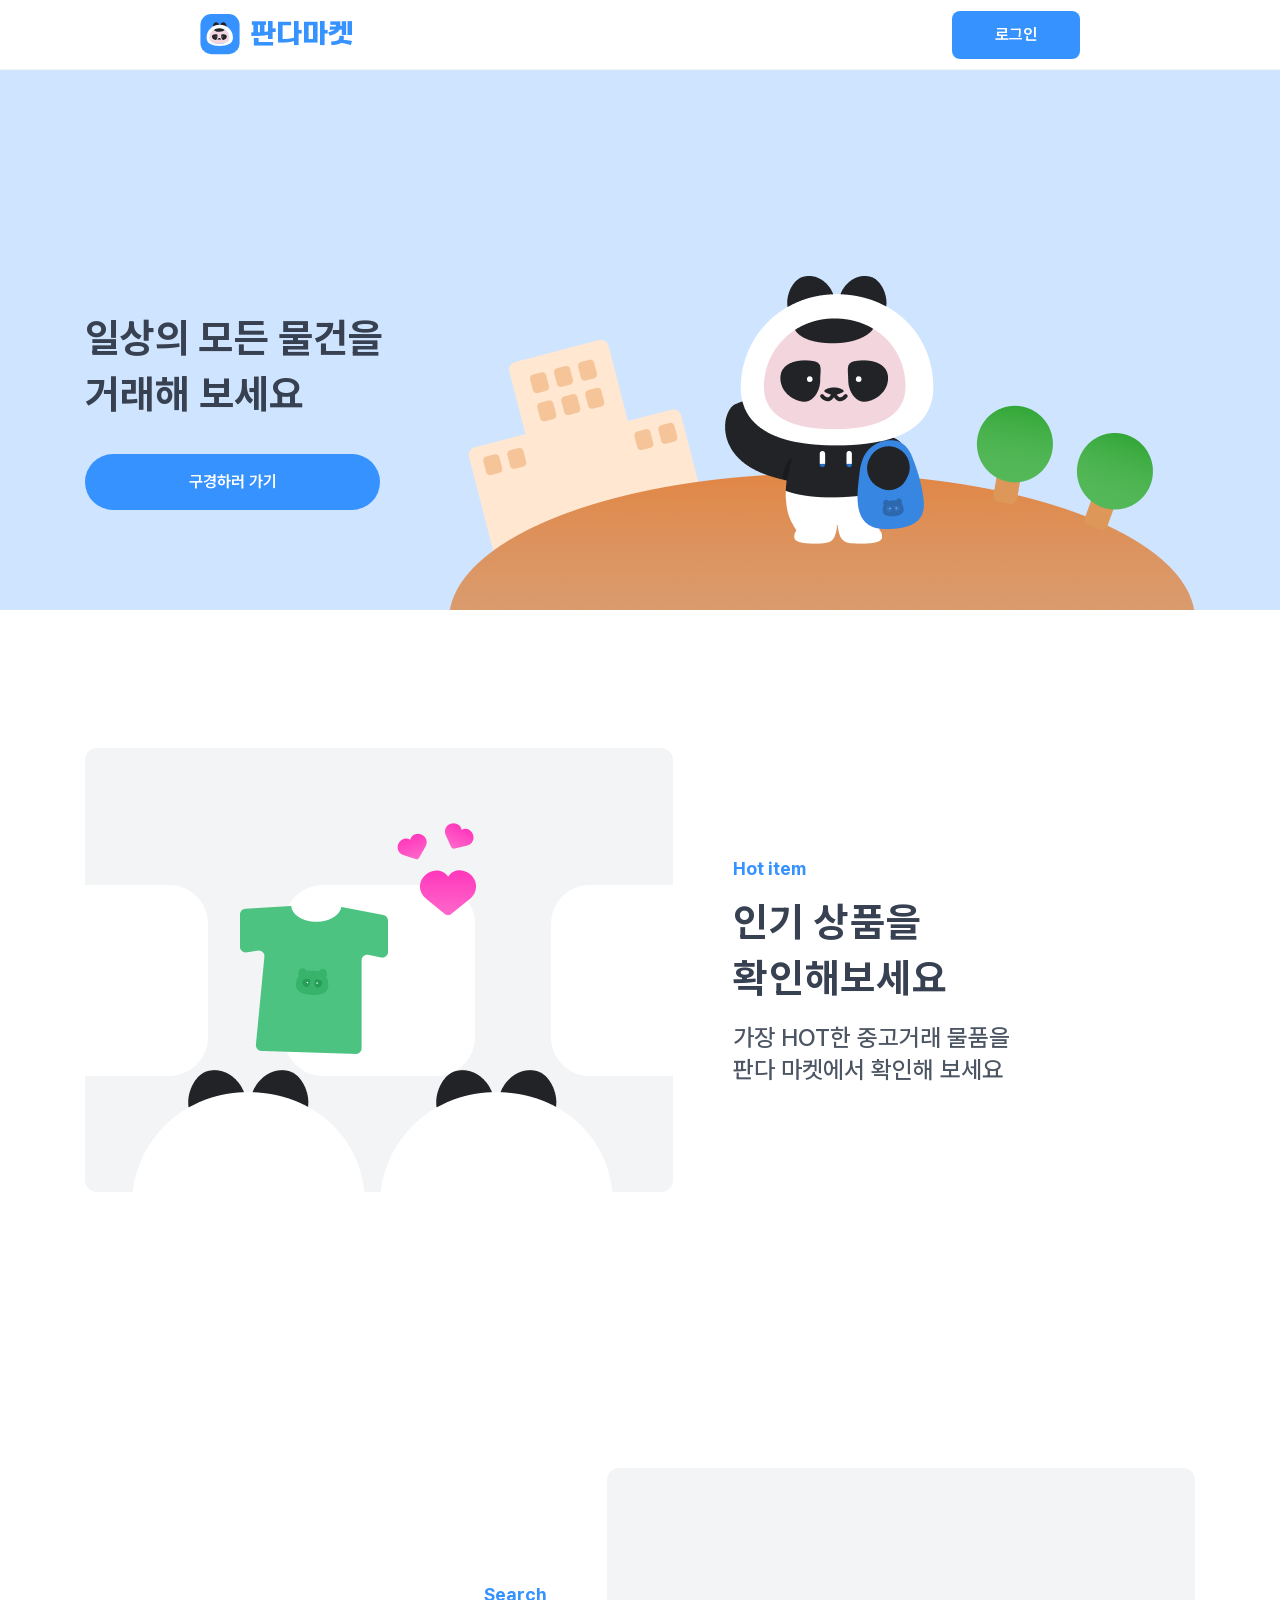
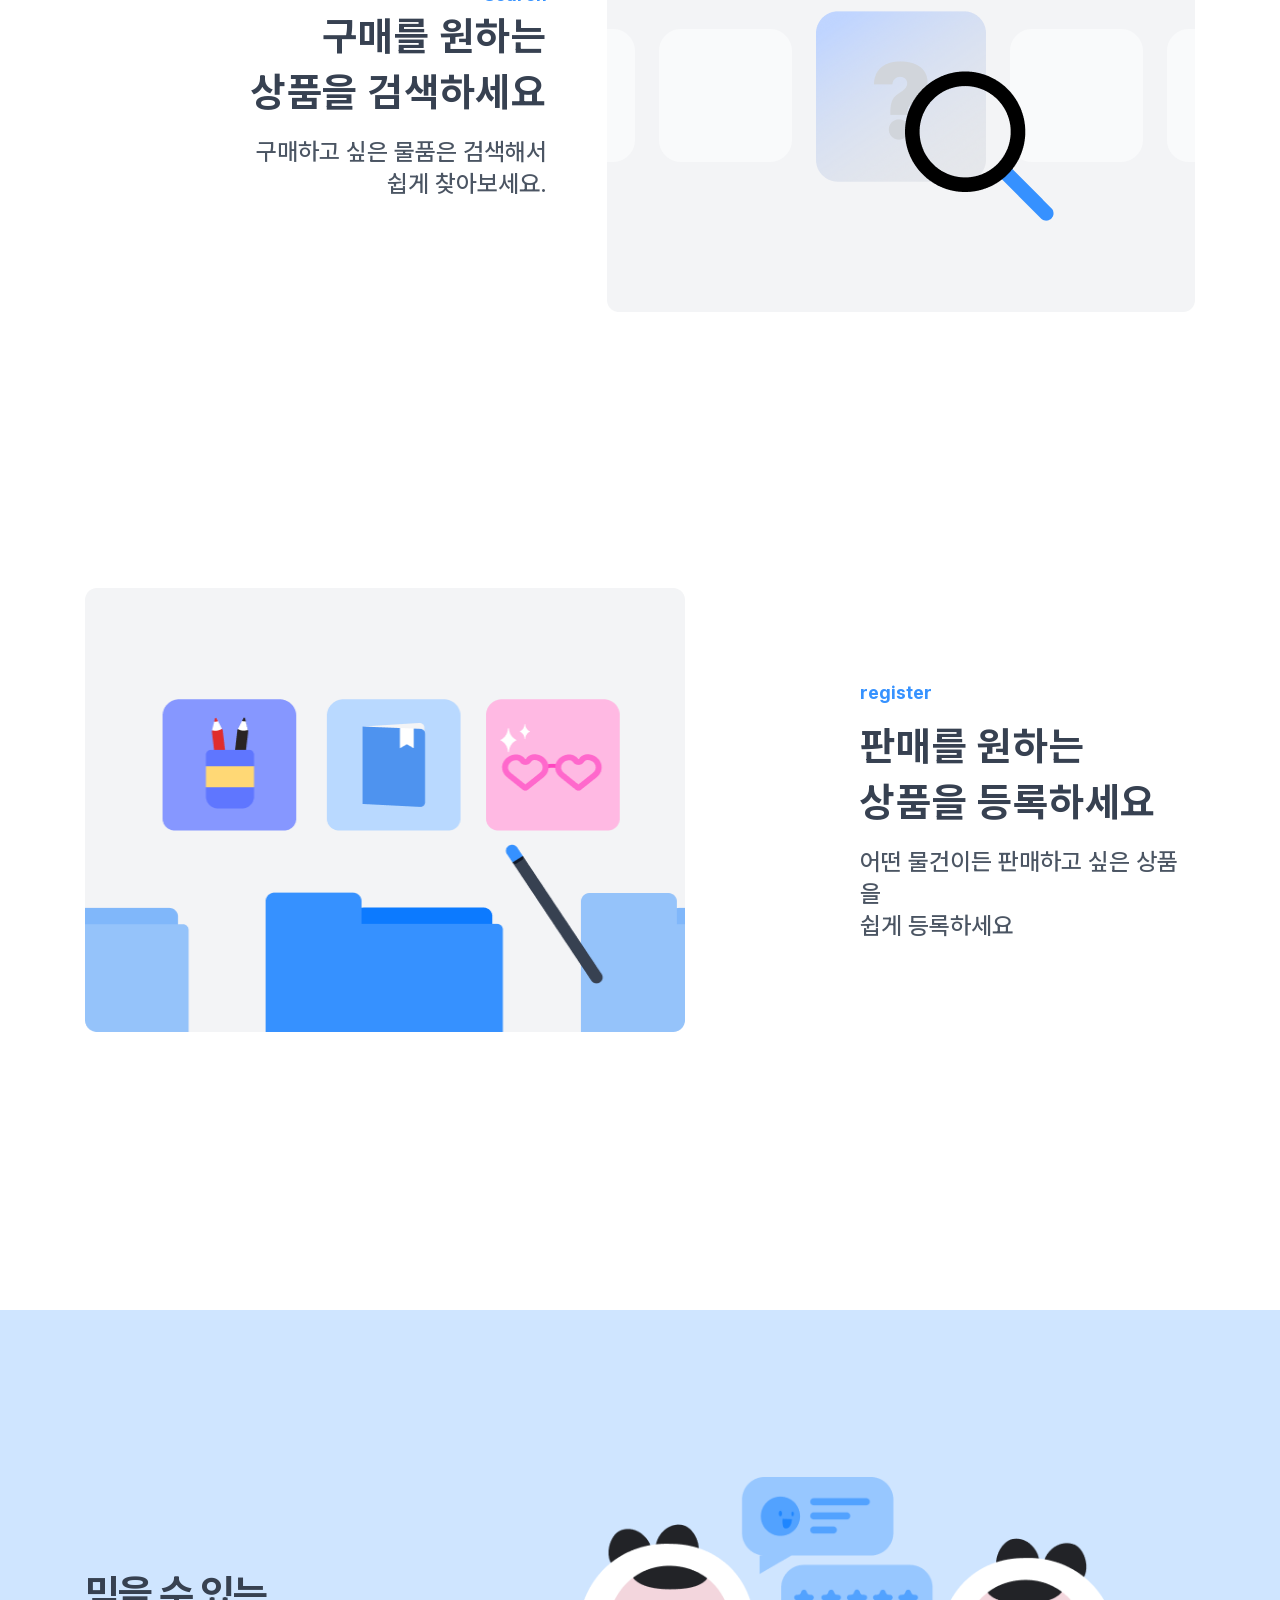
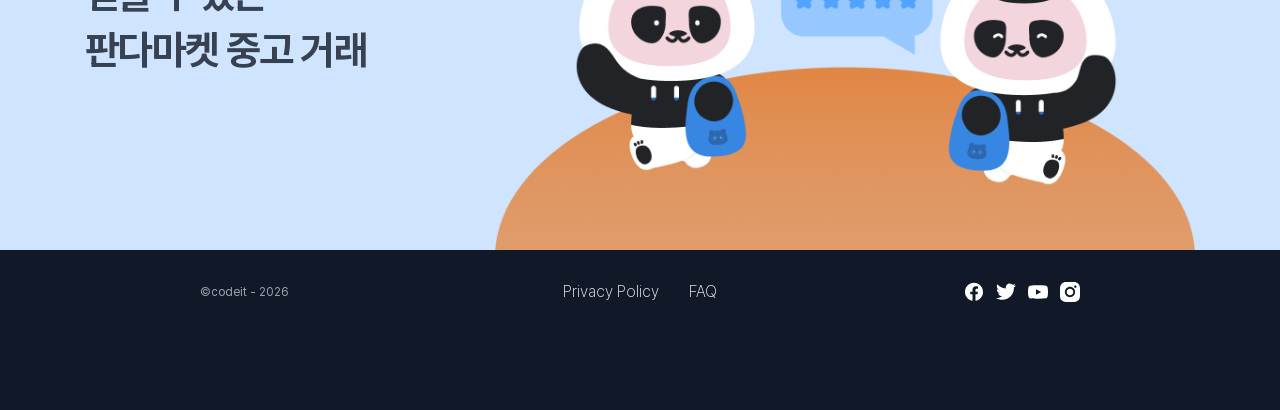
<file: index.html>
<!doctype html>
<html lang="ko">
  <head>
    <meta charset="UTF-8" />
    <!-- Google Analytics 4: Panda Market Mission 2 -->
    <script
      async
      src="https://www.googletagmanager.com/gtag/js?id=G-RGM1Y92DFH"
    ></script>
    <script>
      window.dataLayer = window.dataLayer || [];
      function gtag() {
        window.dataLayer.push(arguments);
      }
      gtag("js", new Date());
      gtag("config", "G-RGM1Y92DFH");
    </script>
    <meta name="viewport" content="width=device-width, initial-scale=1.0" />
    <meta property="og:type" content="website" />
    <meta property="og:title" content="판다마켓" />
    <meta
      property="og:description"
      content="일상의 모든 물건을 거래해 보세요"
    />
    <meta
      property="og:url"
      content="https://fs-17seyeonpandamissson2.netlify.app/"
    />
    <meta
      property="og:image"
      content="https://fs-17seyeonpandamissson2.netlify.app/images/hero-img.png"
    />
    <meta name="twitter:card" content="summary_large_image" />
    <meta name="twitter:title" content="판다마켓" />
    <meta
      name="twitter:description"
      content="일상의 모든 물건을 거래해 보세요"
    />
    <meta
      name="twitter:image"
      content="https://fs-17seyeonpandamissson2.netlify.app/images/hero-img.png"
    />
    <title>판다마켓</title>
    <link rel="stylesheet" href="./css/variables.css" />
    <link rel="stylesheet" href="./css/reset.css" />
    <link rel="stylesheet" href="./css/style.css" />
  </head>
  <body>
    <!-- 상단 고정 내비게이션: 로고는 메인으로, 로그인 버튼은 로그인 페이지로 이동합니다. -->
    <header class="navbar">
      <div class="nav-container">
        <a href="/" class="logo" aria-label="판다마켓 홈">
          <img src="images/panda-market-mark.svg" alt="" class="logo-icon" />
          <span class="logo-text">판다마켓</span>
        </a>

        <a href="./login.html" class="btn-primary">로그인</a>
      </div>
    </header>

    <main>
      <!-- 메인 소개 영역: 서비스 문구와 상품 둘러보기 버튼, 대표 이미지를 표시합니다. -->
      <section class="hero-section">
        <div class="hero-container">
          <div class="hero-text">
            <h1>
              <span>일상의 모든 물건을</span>
              <span>거래해 보세요</span>
            </h1>
            <a href="items.html" class="btn-primary btn-lg">구경하러 가기</a>
          </div>
          <div class="hero-image">
            <img src="images/hero-img.png" alt="판다마켓 메인 이미지" />
          </div>
        </div>
      </section>

      <!-- 주요 기능 1: 인기 상품 확인 기능을 소개합니다. -->
      <section class="feature-section">
        <div class="feature-container">
          <div class="feature-image">
            <img src="images/feature1.png" alt="인기 상품" />
          </div>
          <div class="feature-text">
            <span class="badge">Hot item</span>
            <h2><span>인기 상품을</span><span>확인해보세요</span></h2>
            <p>가장 HOT한 중고거래 물품을<br />판다 마켓에서 확인해 보세요</p>
          </div>
        </div>
      </section>

      <!-- 주요 기능 2: 원하는 상품 검색 기능을 소개합니다. 텍스트는 이미지 왼쪽에서 오른쪽 정렬합니다. -->
      <section class="feature-section reverse">
        <div class="feature-container">
          <div class="feature-image">
            <img src="images/feature2.png" alt="상품 검색" />
          </div>
          <div class="feature-text">
            <span class="badge">Search</span>
            <h2><span>구매를 원하는</span><span>상품을 검색하세요</span></h2>
            <p>구매하고 싶은 물품은 검색해서<br />쉽게 찾아보세요.</p>
          </div>
        </div>
      </section>

      <!-- 주요 기능 3: 상품 등록 및 판매 기능을 소개합니다. -->
      <section class="feature-section feature-register">
        <div class="feature-container">
          <div class="feature-image">
            <img src="images/feature3.png" alt="상품 등록 및 판매" />
          </div>
          <div class="feature-text">
            <span class="badge">register</span>
            <h2><span>판매를 원하는</span><span>상품을 등록하세요</span></h2>
            <p>어떤 물건이든 판매하고 싶은 상품을<br />쉽게 등록하세요</p>
          </div>
        </div>
      </section>

      <!-- 하단 배너: 믿을 수 있는 판다마켓 중고 거래를 강조합니다. -->
      <section class="bottom-banner">
        <div class="banner-container">
          <h2>믿을 수 있는<br />판다마켓 중고 거래</h2>
          <div class="banner-image">
            <img src="images/bottom-banner.png" alt="판다마켓 서비스" />
          </div>
        </div>
      </section>
    </main>

    <!-- 푸터: 저작권, 정책/FAQ 링크, SNS 링크를 표시합니다. -->
    <footer class="footer">
      <div class="footer-container">
        <p class="copyright">©codeit - 2026</p>
        <ul class="footer-links">
          <li><a href="./privacy.html">Privacy Policy</a></li>
          <li><a href="./faq.html">FAQ</a></li>
        </ul>
        <div class="social-links">
          <a
            href="https://www.facebook.com"
            target="_blank"
            rel="noopener noreferrer"
          >
            <img src="images/ic-facebook.svg" alt="Facebook" />
          </a>
          <a
            href="https://www.twitter.com"
            target="_blank"
            rel="noopener noreferrer"
          >
            <img src="images/ic-twitter.svg" alt="Twitter" />
          </a>
          <a
            href="https://www.youtube.com"
            target="_blank"
            rel="noopener noreferrer"
          >
            <img src="images/ic-youtube.svg" alt="YouTube" />
          </a>
          <a
            href="https://www.instagram.com"
            target="_blank"
            rel="noopener noreferrer"
          >
            <img src="images/ic-instagram.svg" alt="Instagram" />
          </a>
        </div>
      </div>
    </footer>
  </body>
</html>
</file>
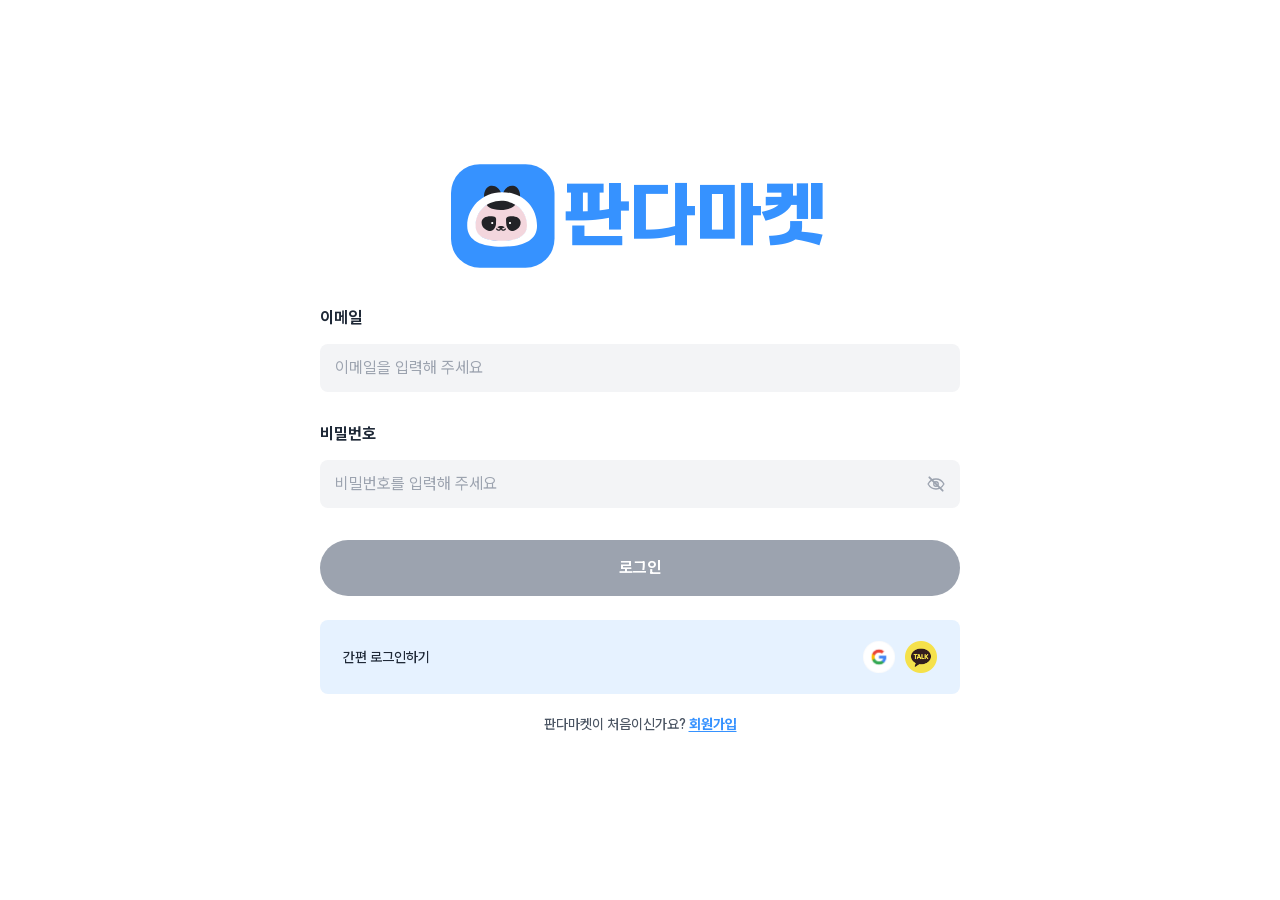
<file: login.html>
<!doctype html>
<html lang="ko">
  <head>
    <meta charset="UTF-8" />
    <!-- Google Analytics 4: Panda Market Mission 2 -->
    <script async src="https://www.googletagmanager.com/gtag/js?id=G-RGM1Y92DFH"></script>
    <script>
      window.dataLayer = window.dataLayer || [];
      function gtag() { window.dataLayer.push(arguments); }
      gtag('js', new Date());
      gtag('config', 'G-RGM1Y92DFH');
    </script>
    <meta name="viewport" content="width=device-width, initial-scale=1.0" />
    <title>로그인 | 판다마켓</title>
    <link rel="stylesheet" href="./css/variables.css" />
    <link rel="stylesheet" href="./css/reset.css" />
    <link rel="stylesheet" href="./css/auth.css" />
    <script src="./js/auth.js" defer></script>
  </head>
  <body class="auth-page">
    <main class="auth-card" aria-labelledby="login-title">
      <a class="auth-logo" href="index.html" aria-label="판다마켓 홈">
        <img src="./images/panda-face.svg" alt="" />
        <span>판다마켓</span>
      </a>
      <h1 class="visually-hidden" id="login-title">로그인</h1>

      <form class="auth-form" data-auth-form="login" novalidate>
        <div class="field" data-field="email">
          <label for="login-email">이메일</label>
          <input id="login-email" name="email" type="email" placeholder="이메일을 입력해 주세요" autocomplete="email" />
          <p class="field-error" aria-live="polite"></p>
        </div>
        <div class="field" data-field="password">
          <label for="login-password">비밀번호</label>
          <div class="password-field">
            <input id="login-password" name="password" type="password" placeholder="비밀번호를 입력해 주세요" autocomplete="current-password" />
            <button class="password-toggle" type="button" aria-label="비밀번호 표시" aria-pressed="false">
              <svg viewBox="0 0 24 24" aria-hidden="true"><path d="M2.5 12s3.4-6 9.5-6 9.5 6 9.5 6-3.4 6-9.5 6-9.5-6-9.5-6Z"/><circle cx="12" cy="12" r="2.7"/><path class="eye-slash" d="M4 4 20 20"/></svg>
            </button>
          </div>
          <p class="field-error" aria-live="polite"></p>
        </div>
        <button class="submit-button" type="submit" disabled>로그인</button>
      </form>

      <section class="social-login" aria-label="간편 로그인">
        <div class="social-login-inner">
          <span>간편 로그인하기</span>
          <div class="social-buttons" aria-label="간편 로그인 제공자">
            <a class="social-button" href="https://www.google.com/" aria-label="Google"><img src="./images/google-login.png" alt="" /></a>
            <a class="social-button" href="https://www.kakaocorp.com/page/" aria-label="카카오"><img src="./images/kakao-login.png" alt="" /></a>
          </div>
        </div>
      </section>

      <p class="auth-switch">판다마켓이 처음이신가요? <a href="signup.html">회원가입</a></p>
    </main>
  </body>
</html>
</file>
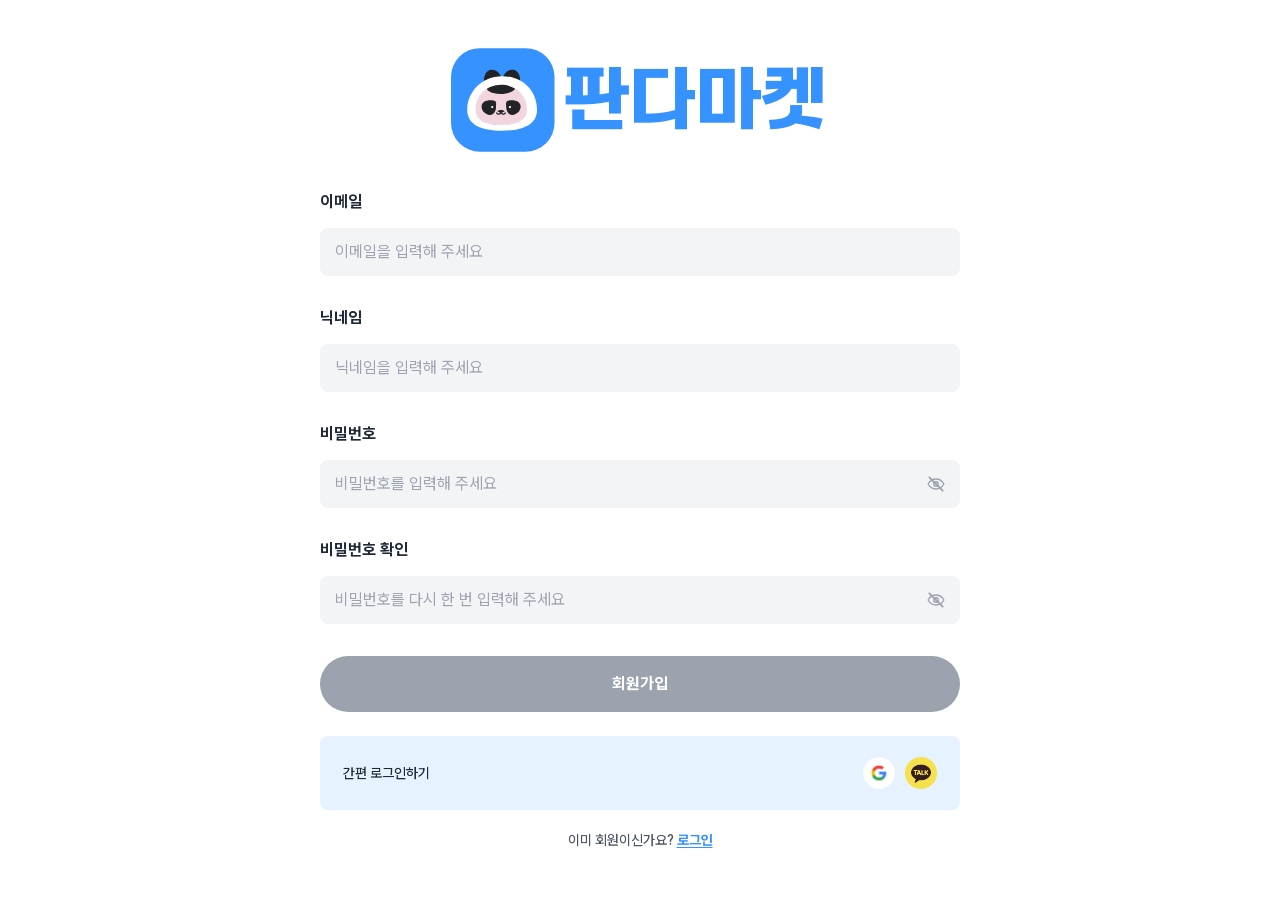
<file: signup.html>
<!doctype html>
<html lang="ko">
  <head>
    <meta charset="UTF-8" />
    <!-- Google Analytics 4: Panda Market Mission 2 -->
    <script async src="https://www.googletagmanager.com/gtag/js?id=G-RGM1Y92DFH"></script>
    <script>
      window.dataLayer = window.dataLayer || [];
      function gtag() { window.dataLayer.push(arguments); }
      gtag('js', new Date());
      gtag('config', 'G-RGM1Y92DFH');
    </script>
    <meta name="viewport" content="width=device-width, initial-scale=1.0" />
    <title>회원가입 | 판다마켓</title>
    <link rel="stylesheet" href="./css/variables.css" />
    <link rel="stylesheet" href="./css/reset.css" />
    <link rel="stylesheet" href="./css/auth.css" />
    <script src="./js/auth.js" defer></script>
  </head>
  <body class="auth-page signup-page">
    <main class="auth-card" aria-labelledby="signup-title">
      <a class="auth-logo" href="index.html" aria-label="판다마켓 홈">
        <img src="./images/panda-face.svg" alt="" />
        <span>판다마켓</span>
      </a>
      <h1 class="visually-hidden" id="signup-title">회원가입</h1>

      <form class="auth-form" data-auth-form="signup" novalidate>
        <div class="field" data-field="email">
          <label for="signup-email">이메일</label>
          <input
            id="signup-email"
            name="email"
            type="email"
            placeholder="이메일을 입력해 주세요"
            autocomplete="email"
          />
          <p class="field-error" aria-live="polite"></p>
        </div>
        <div class="field" data-field="nickname">
          <label for="signup-nickname">닉네임</label>
          <input
            id="signup-nickname"
            name="nickname"
            type="text"
            placeholder="닉네임을 입력해 주세요"
            autocomplete="nickname"
          />
          <p class="field-error" aria-live="polite"></p>
        </div>
        <div class="field" data-field="password">
          <label for="signup-password">비밀번호</label>
          <div class="password-field">
            <input
              id="signup-password"
              name="password"
              type="password"
              placeholder="비밀번호를 입력해 주세요"
              autocomplete="new-password"
            />
            <button
              class="password-toggle"
              type="button"
              aria-label="비밀번호 표시"
              aria-pressed="false"
            >
              <svg viewBox="0 0 24 24" aria-hidden="true">
                <path
                  d="M2.5 12s3.4-6 9.5-6 9.5 6 9.5 6-3.4 6-9.5 6-9.5-6-9.5-6Z"
                />
                <circle cx="12" cy="12" r="2.7" />
                <path class="eye-slash" d="M4 4 20 20" />
              </svg>
            </button>
          </div>
          <p class="field-error" aria-live="polite"></p>
        </div>
        <div class="field" data-field="passwordConfirm">
          <label for="signup-password-confirm">비밀번호 확인</label>
          <div class="password-field">
            <input
              id="signup-password-confirm"
              name="passwordConfirm"
              type="password"
              placeholder="비밀번호를 다시 한 번 입력해 주세요"
              autocomplete="new-password"
            />
            <button
              class="password-toggle"
              type="button"
              aria-label="비밀번호 표시"
              aria-pressed="false"
            >
              <svg viewBox="0 0 24 24" aria-hidden="true">
                <path
                  d="M2.5 12s3.4-6 9.5-6 9.5 6 9.5 6-3.4 6-9.5 6-9.5-6-9.5-6Z"
                />
                <circle cx="12" cy="12" r="2.7" />
                <path class="eye-slash" d="M4 4 20 20" />
              </svg>
            </button>
          </div>
          <p class="field-error" aria-live="polite"></p>
        </div>
        <button class="submit-button" type="submit" disabled>회원가입</button>
      </form>

      <section class="social-login" aria-label="간편 로그인">
        <div class="social-login-inner">
          <span>간편 로그인하기</span>
          <div class="social-buttons" aria-label="간편 로그인 제공자">
            <a class="social-button" href="https://www.google.com/" aria-label="Google">
              <img src="./images/google-login.png" alt="" />
            </a>
            <a class="social-button" href="https://www.kakaocorp.com/page/" aria-label="카카오">
              <img src="./images/kakao-login.png" alt="" />
            </a>
          </div>
        </div>
      </section>

      <p class="auth-switch">
        이미 회원이신가요? <a href="login.html">로그인</a>
      </p>
    </main>
  </body>
</html>
</file>
<file: css/variables.css>
/* 프로젝트 전반에서 공유하는 색상, 레이아웃, 폰트 변수입니다. */
/* Pretendard Variable: 기본 프로젝트용 가변 폰트 */
@font-face {
  font-family: "Pretendard";
  src: url("../fonts/pretendard-variable.woff2") format("woff2");
  font-weight: 100 900;
  font-style: normal;
  font-display: swap;
}
@font-face {
  font-family: "ROKAF Sans Bold";
  src: url("../fonts/rokaf-sans-bold.ttf") format("truetype");
  font-weight: 700;
  font-style: normal;
  font-display: swap;
}
@font-face {
  font-family: "ROKAF Sans Medium";
  src: url("../fonts/rokaf-sans-medium.ttf") format("truetype");
  font-weight: 500;
  font-style: normal;
  font-display: swap;
}
@font-face {
  font-family: "ROKAF Slab Serif Bold";
  src: url("../fonts/rokaf-slab-serif-bold.ttf") format("truetype");
  font-weight: 700;
  font-style: normal;
  font-display: swap;
}
@font-face {
  font-family: "ROKAF Slab Serif Medium";
  src: url("../fonts/rokaf-slab-serif-medium.ttf") format("truetype");
  font-weight: 500;
  font-style: normal;
  font-display: swap;
}
@font-face {
  font-family: "Pretendard-Thin.otf";
  src: url("../fonts/Pretendard-Thin.otf") format("opentype");
  font-weight: 100;
  font-style: normal;
  font-display: swap;
}

@font-face {
  font-family: "Pretendard-ExtraLight.otf";
  src: url("../fonts/Pretendard-ExtraLight.otf") format("opentype");
  font-weight: 200;
  font-style: normal;
  font-display: swap;
}

@font-face {
  font-family: "Pretendard-Light.otf";
  src: url("../fonts/Pretendard-Light.otf") format("opentype");
  font-weight: 300;
  font-style: normal;
  font-display: swap;
}

@font-face {
  font-family: "Pretendard-Regular.otf";
  src: url("../fonts/Pretendard-Regular.otf") format("opentype");
  font-weight: 400;
  font-style: normal;
  font-display: swap;
}

@font-face {
  font-family: "Pretendard-Medium.otf";
  src: url("../fonts/Pretendard-Medium.otf") format("opentype");
  font-weight: 500;
  font-style: normal;
  font-display: swap;
}

@font-face {
  font-family: "Pretendard-SemiBold.otf";
  src: url("../fonts/Pretendard-SemiBold.otf") format("opentype");
  font-weight: 600;
  font-style: normal;
  font-display: swap;
}

@font-face {
  font-family: "Pretendard-Bold.otf";
  src: url("../fonts/Pretendard-Bold.otf") format("opentype");
  font-weight: 700;
  font-style: normal;
  font-display: swap;
}

@font-face {
  font-family: "Pretendard-ExtraBold.otf";
  src: url("../fonts/Pretendard-ExtraBold.otf") format("opentype");
  font-weight: 800;
  font-style: normal;
  font-display: swap;
}

@font-face {
  font-family: "Pretendard-Black.otf";
  src: url("../fonts/Pretendard-Black.otf") format("opentype");
  font-weight: 900;
  font-style: normal;
  font-display: swap;
}

@font-face {
  font-family: "Pretendard-Thin.ttf";
  src: url("../fonts/Pretendard-Thin.ttf") format("truetype");
  font-weight: 100;
  font-style: normal;
  font-display: swap;
}

@font-face {
  font-family: "Pretendard-ExtraLight.ttf";
  src: url("../fonts/Pretendard-ExtraLight.ttf") format("truetype");
  font-weight: 200;
  font-style: normal;
  font-display: swap;
}

@font-face {
  font-family: "Pretendard-Light.ttf";
  src: url("../fonts/Pretendard-Light.ttf") format("truetype");
  font-weight: 300;
  font-style: normal;
  font-display: swap;
}

@font-face {
  font-family: "Pretendard-Regular.ttf";
  src: url("../fonts/Pretendard-Regular.ttf") format("truetype");
  font-weight: 400;
  font-style: normal;
  font-display: swap;
}

@font-face {
  font-family: "Pretendard-Medium.ttf";
  src: url("../fonts/Pretendard-Medium.ttf") format("truetype");
  font-weight: 500;
  font-style: normal;
  font-display: swap;
}

@font-face {
  font-family: "Pretendard-SemiBold.ttf";
  src: url("../fonts/Pretendard-SemiBold.ttf") format("truetype");
  font-weight: 600;
  font-style: normal;
  font-display: swap;
}

@font-face {
  font-family: "Pretendard-Bold.ttf";
  src: url("../fonts/Pretendard-Bold.ttf") format("truetype");
  font-weight: 700;
  font-style: normal;
  font-display: swap;
}

@font-face {
  font-family: "Pretendard-ExtraBold.ttf";
  src: url("../fonts/Pretendard-ExtraBold.ttf") format("truetype");
  font-weight: 800;
  font-style: normal;
  font-display: swap;
}

@font-face {
  font-family: "Pretendard-Black.ttf";
  src: url("../fonts/Pretendard-Black.ttf") format("truetype");
  font-weight: 900;
  font-style: normal;
  font-display: swap;
}

@font-face {
  font-family: "pretendard-variable.woff2";
  src: url("../fonts/pretendard-variable.woff2") format("woff2");
  font-weight: 100 900;
  font-style: normal;
  font-display: swap;
}

@font-face {
  font-family: "PretendardVariable.ttf";
  src: url("../fonts/PretendardVariable.ttf") format("truetype");
  font-weight: 100 900;
  font-style: normal;
  font-display: swap;
}

:root {
  --color-primary: #3692ff;
  --color-primary-hover: #2677d9;
  --color-primary-soft: #e6f2ff;
  --color-text: #1f2937;
  --color-text-secondary: #374151;
  --color-text-muted: #4b5563;
  --color-text-subtle: #9ca3af;
  --color-border: #f2f4f7;
  --color-surface: #f3f4f6;
  --color-white: #fff;
  --color-hero: #cfe5ff;
  --color-footer: #111827;
  --color-footer-text: #e5e7eb;
  --color-error: #f04452;
  --color-primary-rgb: 54 146 255;
  --page-max: 95rem;
  --page-gutter: 12.5rem;
  --font-body:
    "Pretendard", -apple-system, BlinkMacSystemFont, "Segoe UI", Roboto,
    sans-serif;
  --font-brand: "ROKAF Sans Bold", sans-serif;
}
</file>
<file: css/style.css>
body {
  color: var(--color-text);
  background: var(--color-white);
  font-family: var(--font-body);
  line-height: 1.5;
}

/* 제목 태그의 가로 폭을 내용에 맞춰 불필요한 빈 공간을 없앱니다. */
h1,
h2,
h3,
h4,
h5,
h6 {
  width: fit-content;
  max-width: 100%;
  font-size: 2.5rem; /* 40px / 16 */
}

p {
  height: 4rem; /* 64px / 16 */
  font-size: 1.5rem; /* 24px / 16 */
}

/* 스크롤 중에도 화면 위에 남는 전역 내비게이션입니다. */
.navbar {
  position: sticky;
  top: 0;
  z-index: 10;
  height: 4.375rem;
  background: var(--color-white);
  border-bottom: 0.0625rem solid var(--color-border);
}
/* 내비게이션 내용을 최대 너비로 가운데 정렬하고 양끝에 배치합니다. */
.nav-container {
  width: min(calc(100% - (var(--page-gutter) * 2)), var(--page-max));
  height: 100%;
  margin-inline: auto;
  display: flex;
  align-items: center;
  justify-content: space-between;
}
.logo {
  display: inline-flex;
  align-items: center;
  gap: 0.625rem; /* GNB 시안 기준 10px */
  color: inherit;
  text-decoration: none;
  cursor: pointer;
}
.logo-icon {
  width: 2.5rem;
  height: 2.50875rem; /* 40.14px / 16 */
  min-width: 2.5rem;
  min-height: 2.50875rem;
  flex-shrink: 0;
}
.logo-text {
  height: 2.1875rem; /* 35px: 아이콘과 위아래 약 2.5px 여백 */
  align-self: center;
  /* 정렬 및 줄바꿈 방지 */
  display: inline-flex;
  align-items: center;
  vertical-align: middle;
  white-space: nowrap;

  /* 폰트 관련 */
  font-family: var(--font-brand);
  font-weight: 700;
  font-style: normal;
  font-size: 1.602rem; /* 약 25.63px / 16 */
  line-height: 100%;
  letter-spacing: 0;
  color: var(--color-primary);
  opacity: 1;
  cursor: pointer;
}
/* 파란색 공통 버튼 스타일입니다. */
.btn-primary {
  min-width: 8rem;
  min-height: 3rem;
  padding: 0.75rem 1.5rem;
  border: 0;
  border-radius: 0.5rem;
  display: inline-flex;
  align-items: center;
  justify-content: center;
  color: var(--color-white);
  background: var(--color-primary);
  font-size: 1rem; /* 16px / 16 */
  font-weight: 600;
  text-decoration: none;
  cursor: pointer;
  transition: background-color 160ms ease;
}
.btn-primary:hover {
  background: var(--color-primary-hover);
}
.btn-lg {
  width: 100%;
  min-width: 0;
  border-radius: 50rem;
}

/* 첫 화면 히어로 영역: 배경색은 전체 너비, 콘텐츠는 중앙 최대 너비입니다. */
.hero-section {
  min-height: 33.75rem;
  padding-top: 12.5rem;
  overflow: hidden;
  background: var(--color-hero);
}
/* 제목/버튼과 메인 이미지를 한 줄로 배치합니다. */
.hero-container {
  width: min(68.75rem, calc(100% - (var(--page-gutter) * 2)));
  min-height: 21.25rem; /* 340px */
  margin-inline: auto;
  display: flex;
  align-items: flex-end;
  gap: 0.4375rem;
}
.hero-text {
  position: relative;
  z-index: 1;
  flex: 0 0 21.6875rem;
  width: 21.6875rem;
  height: 16.25rem;
  padding-bottom: 3.75rem;
  display: flex;
  flex-direction: column;
  gap: 2rem;
}
.hero-text h1 {
  height: 7rem; /* 112px / 16, 브라우저 기본 글꼴 크기에 비례 */
  margin: 0;
  color: var(--color-text-secondary);
  font-weight: 700;
  line-height: 1.35;
  letter-spacing: -0.04em;
}
.hero-image {
  flex: 0 1 46.625rem;
  min-width: 0;
  align-self: flex-end;
}
.hero-image img {
  width: 100%;
  height: auto;
  min-width: 46.625rem;
  min-height: 21.25rem;
}

/* 기능 소개 섹션의 위아래 여백입니다. */
.feature-section {
  height: 45rem; /* 각 중간 섹션 720px */
  padding: 0;
  display: flex;
  align-items: center;
}
.feature-container {
  width: min(calc(100% - (var(--page-gutter) * 2)), 61.75rem);
  height: 27.75rem; /* 988×444px 그룹 높이 */
  min-height: 27.75rem;
  margin-inline: auto;
  display: flex;
  align-items: center;
  justify-content: space-between;
  gap: 3.75rem;
}
/* 두 번째 기능 소개는 이미지와 텍스트의 좌우 순서를 바꿉니다. */
.feature-section.reverse .feature-container {
  flex-direction: row-reverse;
}
.feature-section.reverse .feature-text {
  text-align: right;
}
.feature-section.reverse .feature-text h2 {
  margin-right: 0;
  margin-left: auto;
}
.feature-section.reverse .badge {
  margin-bottom: 0;
}
.feature-image {
  flex: 0 1 37.5rem;
  min-width: 0;
}
.feature-image img {
  width: 100%;
  height: auto;
  min-width: 36.75rem; /* 원본 이미지 588px */
  min-height: 27.75rem; /* 원본 이미지 444px */
}
.feature-text {
  height: 14.875rem; /* 238px / 16 */
  flex: 0 0 18.75rem;
}
.feature-register .feature-text {
  width: 20.9375rem; /* 335px / 16 */
  flex: 0 0 20.9375rem;
}
.feature-register .feature-text p {
  font-size: 1.5rem; /* 24px / 16 */
  white-space: nowrap;
}
.badge {
  display: inline-block;
  margin-bottom: 0.75rem;
  color: var(--color-primary);
  font-size: 1.125rem; /* 18px / 16 */
  font-weight: 700;
}
.feature-text h2 {
  height: 7rem; /* 112px / 16 */
  margin: 0 0 1rem;
  color: var(--color-text-secondary);
  font-weight: 700;
  line-height: 1.35;
  letter-spacing: -0.04em;
}
.feature-text p {
  color: var(--color-text-muted);
  font-size: 1.5rem; /* 24px / 16 */
  line-height: 1.5;
}

/* 페이지 하단의 하늘색 강조 배너입니다. */
.bottom-banner {
  min-height: 0;
  margin-top: 13.6875rem;
  padding-bottom: 0;
  padding-top: 8.9375rem;
  overflow: hidden;
  background: var(--color-hero);
}
/* 배너 문구와 이미지를 고정된 최대 너비 안에서 정렬합니다. */
.banner-container {
  width: min(68.75rem, calc(100% - (var(--page-gutter) * 2)));
  min-height: 21.25rem; /* 340px 그룹 높이 */
  margin-inline: auto;
  display: flex;
  align-items: flex-end;
  gap: 0;
}
.banner-container h2 {
  position: relative;
  z-index: 1;
  flex: 0 0 auto;
  height: 7rem; /* 112px / 16 */
  margin: 0;
  padding-bottom: 3.75rem;
  color: var(--color-text-secondary);
  font-weight: 700;
  line-height: 1.4;
  letter-spacing: -0.04em;
}
.banner-image {
  flex: 0 1 46.625rem;
  min-width: 0;
  height: 100%;
}
.banner-image img {
  width: 100%;
  height: 100%;
  min-width: 46.625rem;
  min-height: 24.8125rem;
  object-fit: contain;
  object-position: bottom;
}

/* 어두운 바탕의 페이지 푸터입니다. */
.footer {
  height: 4.25rem;
  padding: 0;
  color: var(--color-text-subtle);
  background: var(--color-footer);
  font-family: "Pretendard";
}
/* 푸터를 왼쪽 저작권, 가운데 링크, 오른쪽 SNS의 한 줄 3열로 배치합니다. */
.footer-container {
  width: min(calc(100% - (var(--page-gutter) * 2)), var(--page-max));
  height: 100%;
  min-height: 0;
  margin-inline: auto;
  display: grid;
  grid-template-columns: minmax(max-content, 1fr) auto minmax(max-content, 1fr);
  align-items: center;
  column-gap: 0.625rem;
  font-size: 1rem;
  font-weight: 400;
  line-height: 1;
  text-align: center;
}
.copyright {
  width: 7rem; /* 112px / 16 */
  height: 1.25rem; /* 20px / 16 */
  font-size: 0.75rem; /* 12px / 16: Text-xs */
  line-height: 1.25rem;
  font-weight: 400;
  white-space: nowrap;
  text-align: left;
}
.footer-links {
  display: flex;
  flex-wrap: nowrap;
  align-items: center;
  justify-self: center;
  gap: 1.875rem;
  white-space: nowrap;
}
.footer-links a {
  width: 6.25rem; /* 100px */
  height: 1.1875rem; /* 19px */
  display: inline-flex;
  align-items: center;
  justify-content: center;
  font-family: "Pretendard-ExtraLight.ttf";
  font-size: 1rem; /* 16px */
  font-style: normal;
  font-weight: 400;
  line-height: 1.625rem;
  letter-spacing: 0;
  color: var(--color-footer-text); /* #E5E7EB */
  text-align: center;
}
.footer-links a:hover {
  color: var(--color-white);
}
.social-links {
  display: flex;
  flex-wrap: nowrap;
  align-items: center;
  justify-self: end;
  gap: 0.75rem;
  white-space: nowrap;
}
.social-links a {
  display: block;
  transition: opacity 160ms ease;
}
.social-links a:hover {
  opacity: 0.7;
}
.social-links img {
  width: 1.25rem;
  height: 1.25rem;
}
/* 중간 화면에서 기능 영역의 간격과 텍스트 너비를 줄입니다. */
@media (max-width: 80rem) {
  .feature-container {
    gap: 2.5rem;
  }
  .feature-text {
    flex-basis: 17rem;
  }
  /* 중간 화면에서도 푸터 요소 사이의 간격을 유지합니다. */
  .footer-container {
    column-gap: 0.625rem;
  }
}

/* 더 좁은 PC 화면에서 기능 소개의 간격을 추가 조정합니다. */
@media (max-width: 64rem) {
  .feature-container {
    gap: 2rem;
  }
  .feature-text {
    flex-basis: 15rem;
  }
}

/* 좁아지는 화면에서도 랜딩 페이지의 문구와 이미지를 겹치지 않게 세로로 배치합니다. */
@media (max-width: 1199px) {
  .hero-section {
    min-height: 0;
    padding: 4rem 0;
  }

  .hero-container {
    width: min(calc(100% - 3rem), 68.75rem);
    min-height: 0;
    flex-direction: column;
    align-items: stretch;
    gap: 2rem;
  }

  .hero-text {
    width: 100%;
    height: auto;
    flex: 0 0 auto;
    padding-bottom: 0;
    gap: 1rem;
  }

  .hero-text h1 {
    height: auto;
  }

  .hero-text .btn-lg {
    width: max-content;
    min-width: 9rem;
  }

  .hero-image {
    width: 100%;
    flex: 0 0 auto;
  }

  .hero-image img {
    min-width: 0;
    min-height: 0;
  }
}

@media (max-width: 1199px) {
  .feature-section {
    height: auto;
    padding: 4rem 0;
  }

  .feature-container,
  .feature-section.reverse .feature-container {
    width: min(calc(100% - 3rem), 61.75rem);
    height: auto;
    min-height: 0;
    flex-direction: column;
    align-items: stretch;
    gap: 2rem;
  }

  .feature-section.reverse .feature-container {
    flex-direction: column-reverse;
  }

  .feature-image {
    width: 100%;
    flex: 0 0 auto;
  }

  .feature-image img {
    min-width: 0;
    min-height: 0;
  }

  .feature-text,
  .feature-register .feature-text {
    width: 100%;
    height: auto;
    flex: 0 0 auto;
  }

  .feature-text h2 {
    height: auto;
  }

  .feature-text p,
  .feature-register .feature-text p {
    height: auto;
    white-space: normal;
  }

  .bottom-banner {
    min-height: 0;
    padding: 4rem 0;
  }

  .banner-container {
    width: min(calc(100% - 3rem), 68.75rem);
    min-height: 0;
    flex-direction: column;
    align-items: stretch;
    gap: 2rem;
  }

  .banner-container h2 {
    height: auto;
    padding-bottom: 0;
  }

  .banner-image {
    width: 100%;
    height: auto;
    flex: 0 0 auto;
  }

  .banner-image img {
    width: 100%;
    height: auto;
    min-width: 0;
    min-height: 0;
  }
}
/* 세로 배치 구간에서 이미지가 컨테이너 전체 폭으로 커지지 않도록 최대 폭을 둡니다. */
@media (max-width: 1199px) {
  .hero-text {
    max-width: 21.6875rem;
    align-self: flex-start;
  }

  .hero-image {
    max-width: 46.625rem;
    align-self: center;
  }
}

@media (max-width: 1199px) {
  .feature-image {
    max-width: 36.75rem;
    align-self: center;
  }

  .feature-text {
    max-width: 18.75rem;
    align-self: flex-start;
  }

  .feature-register .feature-text {
    max-width: 20.9375rem;
  }

  .feature-section.reverse .feature-text {
    align-self: flex-end;
  }

  .banner-container h2 {
    max-width: 30rem;
    align-self: flex-start;
  }

  .banner-image {
    max-width: 46.625rem;
    align-self: center;
  }
}
/* 태블릿에서는 히어로 일러스트를 줄여 제목과 균형을 맞춥니다. */
@media (min-width: 744px) and (max-width: 1199px) {
  .hero-image {
    max-width: 32rem;
  }
}

/* Give the desktop hero title enough width to keep its explicit two-line copy. */
@media (min-width: 1200px) {
  .hero-container {
    width: min(1152px, calc(100% - 48px));
  }

  .hero-text {
    width: 405px;
  }

  .hero-text h1 {
    width: 405px;
    white-space: normal;
  }

  .hero-image {
    left: 405px;
  }
}

/* 모바일에서는 일러스트를 콘텐츠 폭에 맞춥니다. */
@media (max-width: 743px) {
  .hero-image {
    max-width: 100%;
  }
}
/* Tablet: 화면 가장자리 여백을 24px로 줄이고 각 이미지는 고정 폭을 사용합니다. */
@media (min-width: 744px) and (max-width: 1199px) {
  .nav-container,
  .footer-container {
    width: calc(100% - 3rem);
  }

  .hero-image {
    width: 32rem;
    max-width: 100%;
  }

  .feature-image {
    width: 36.75rem;
    max-width: 100%;
  }

  .banner-image {
    width: 32rem;
    max-width: 100%;
  }
}

/* Mobile: 헤더는 좌우 16px, 이미지는 좌우 32px 여백을 유지합니다. */
@media (min-width: 375px) and (max-width: 743px) {
  .nav-container {
    width: calc(100% - 2rem);
  }

  .hero-container,
  .feature-container,
  .feature-section.reverse .feature-container,
  .banner-container {
    width: calc(100% - 2rem);
  }

  .hero-image,
  .feature-image,
  .banner-image {
    width: calc(100vw - 4rem);
    max-width: none;
    align-self: center;
  }

  .hero-image img,
  .feature-image img,
  .banner-image img {
    width: 100%;
    height: auto;
  }

  .footer {
    height: auto;
    min-height: 7rem;
    padding: 1.5rem 0;
  }

  .footer-container {
    position: relative;
    width: min(calc(100% - 2rem), 21.4375rem);
    height: 3.9375rem;
    display: grid;
    grid-template-columns: minmax(0, 1fr) auto;
    grid-template-rows: auto auto;
    align-items: center;
    gap: 1.5rem;
    text-align: left;
  }

  .footer-links {
    grid-column: 1;
    grid-row: 1;
    justify-self: start;
    gap: 1.875rem;
  }

  .footer-links a {
    width: auto;
    height: auto;
    font-family: "Pretendard-ExtraLight.ttf";
    font-size: 1rem;
    font-style: normal;
    font-weight: 400;
    line-height: 1.625rem;
    letter-spacing: 0;
    color: var(--color-footer-text);
    text-align: center;
  }

  .footer-links li:nth-child(2) {
    position: absolute;
    top: 0;
    right: 11.5rem;
    left: 8.125rem;
  }

  .footer-links li:nth-child(2) a {
    width: 100%;
  }

  .social-links {
    grid-column: 2;
    grid-row: 1;
    justify-self: end;
    gap: 0.5rem;
  }

  .social-links img {
    width: 1rem;
    height: 1rem;
  }

  .copyright {
    grid-column: 1;
    grid-row: 2;
    width: auto;
    height: auto;
    font-size: 0.75rem;
    line-height: 1.25rem;
  }
}

/* PC(1200–1499px)에서는 히어로·배너와 기능 콘텐츠의 최대 폭을 각각 유지합니다. */
@media (min-width: 1200px) and (max-width: 1499px) {
  .hero-container,
  .banner-container {
    width: min(68.75rem, calc(100% - 6rem));
  }

  .feature-container,
  .feature-section.reverse .feature-container {
    width: min(61.75rem, calc(100% - 6rem));
  }
}
@media (min-width: 1200px) {
  .bottom-banner {
    margin-top: 8.75rem;
  }
}

/* Desktop hero: 1920px viewport에서 헤더 아래 540px 높이로 구성합니다. */
@media (min-width: 1200px) {
  .hero-section {
    height: 33.75rem;
    min-height: 33.75rem;
    padding: 0;
  }

  .hero-container {
    width: min(69.375rem, calc(100% - 3rem));
    position: relative;
    height: 100%;
    min-height: 0;
    margin-inline: auto;
    display: block;
  }

  .hero-text {
    position: absolute;
    top: 15rem;
    left: 0;
    width: 18.4375rem;
    height: auto;
    padding: 0;
    gap: 1.5rem;
  }

  .hero-text h1 {
    width: 18.4375rem;
    height: 7rem;
    font-size: 2rem;
    line-height: 1.4;
  }

  .hero-image {
    position: absolute;
    left: 22.75rem;
    bottom: 0;
    flex: none;
    width: 46.625rem;
    min-width: 0;
    height: auto;
  }

  .hero-image img {
    width: 100%;
    height: auto;
    min-width: 0;
    min-height: 0;
  }

  .hero-section + .feature-section {
    display: block;
    height: 45rem;
    margin-top: 0;
    padding: 8.625rem 0 0;
  }

  .hero-section + .feature-section .feature-container {
    height: 27.75rem;
    min-height: 27.75rem;
    margin: 0 auto;
  }

  .hero-section + .feature-section .feature-image {
    flex: 0 0 36.75rem;
    width: 36.75rem;
  }

  .hero-section + .feature-section .feature-image img {
    width: 36.75rem;
    height: 27.75rem;
    min-width: 0;
    min-height: 0;
  }
}

/* Tablet(744–1199px): 히어로와 배너는 중앙, 기능 이미지는 설명 위에 둡니다. */
@media (min-width: 744px) and (max-width: 1199px) {
  .navbar .nav-container,
  .footer-container {
    width: calc(100% - 3rem);
  }

  .hero-section {
    padding: 5.25rem 0 0;
  }

  .hero-container {
    gap: 10rem;
  }

  .hero-text {
    width: 32rem;
    max-width: 32rem;
    height: 8.5rem;
    flex: 0 0 auto;
    gap: 1.5rem;
    align-self: center;
  }

  .hero-text h1 {
    width: 32rem;
    height: 3.5rem;
    font-size: 2.5rem;
    line-height: 1.4;
    white-space: nowrap;
  }

  .hero-text h1 br {
    display: none;
  }

  .hero-text .btn-lg {
    width: 22.3125rem;
    height: 3.5rem;
    min-height: 3.5rem;
    padding: 1rem 7.75rem;
    gap: 0.625rem;
    border-radius: 2.5rem;
  }

  .hero-image,
  .banner-image {
    width: min(46.625rem, 100vw);
    max-width: none;
  }

  .feature-image {
    width: calc(100vw - 3rem);
    max-width: none;
  }

  .feature-section {
    padding: 4rem 0;
  }

  .feature-text h2 {
    font-size: 2rem;
  }

  .banner-container h2 {
    font-size: 1.5rem;
  }

  .feature-text p,
  .feature-register .feature-text p {
    font-size: 1.125rem;
    line-height: 1.5;
  }

  .badge {
    font-size: 0.875rem;
  }
}
/* Mobile(375–743px): 헤더 여백 16px, 기능 이미지는 좌우 16px, 배너 이미지는 전체 폭입니다. */
@media (min-width: 375px) and (max-width: 743px) {
  .navbar .nav-container,
  .footer-container {
    width: calc(100% - 2rem);
  }

  .hero-section {
    padding: 2rem 0;
  }

  .hero-container {
    width: 100%;
    gap: 8rem;
  }

  .hero-text {
    max-width: calc(100% - 2rem);
  }

  .hero-text h1 {
    font-size: 1.625rem;
  }

  .hero-text .btn-lg {
    width: 15rem;
    min-height: 3rem;
  }

  .hero-image,
  .banner-image {
    width: 100vw;
    max-width: none;
  }

  .feature-container,
  .feature-section.reverse .feature-container {
    width: calc(100% - 2rem);
  }

  .feature-image {
    width: calc(100vw - 2rem);
    max-width: none;
  }

  .feature-section {
    padding: 3rem 0;
  }

  .feature-text h2 {
    font-size: 2rem;
  }

  .feature-text p,
  .feature-register .feature-text p {
    font-size: 1.125rem;
    line-height: 1.5;
  }

  .badge {
    font-size: 0.875rem;
  }

  .bottom-banner {
    margin-top: 0;
    position: relative;
    height: 33.75rem;
    min-height: 33.75rem;
    padding: 0;
  }

  .banner-container {
    width: 100%;
    height: 100%;
    min-height: 0;
    margin: 0;
  }

  .banner-container h2 {
    width: 14.75rem;
    height: 5.625rem;
    position: absolute;
    top: 7.5625rem;
    left: 50%;
    align-self: center;
    margin-inline: auto;
    transform: translateX(-50%);
    font-family: "Pretendard", sans-serif;
    font-size: 2rem;
    font-style: normal;
    font-weight: 700;
    line-height: 1.4;
    letter-spacing: 0;
    text-align: center;
    vertical-align: middle;
    white-space: nowrap;
  }

  .bottom-banner .banner-image {
    position: absolute;
    bottom: 0;
    left: 50%;
    width: 100vw;
    max-width: none;
    transform: translateX(-50%);
  }
}
/* 세로 배치에서는 텍스트와 이미지의 순서와 정렬을 시안에 맞춥니다. */
@media (max-width: 1199px) {
  .hero-text {
    align-self: center;
    align-items: center;
    text-align: center;
  }

  .hero-text h1 {
    text-align: center;
  }

  .feature-section .feature-container,
  .feature-section.reverse .feature-container {
    flex-direction: column;
  }

  .feature-text,
  .feature-register .feature-text {
    align-self: stretch;
    text-align: left;
  }

  .feature-section.reverse .feature-text {
    align-self: stretch;
    text-align: right;
  }

  .feature-section.reverse .feature-text h2 {
    margin-right: 0;
    margin-left: auto;
  }

  .banner-container h2 {
    align-self: center;
    margin-inline: auto;
    text-align: center;
  }
}
/* 기능 소개 제목은 화면 크기에 맞춰 한 줄로 표시합니다. */
.feature-text h2 {
  white-space: nowrap;
}

.feature-text h2 br {
  display: none;
}

@media (min-width: 1200px) {
  .feature-text h2 {
    font-size: 1.25rem;
  }
}

@media (min-width: 744px) and (max-width: 1199px) {
  .feature-text h2 {
    font-size: 2rem;
  }
}

@media (min-width: 375px) and (max-width: 743px) {
  .feature-text h2 {
    font-size: clamp(1.25rem, 4.3vw, 2rem);
  }
}
/* 검색 기능의 배지, 제목, 설명을 모두 오른쪽 끝에 맞춥니다. */
.feature-section.reverse .feature-text {
  text-align: right;
}

.feature-section.reverse .feature-text > .badge {
  display: block;
  width: fit-content;
  margin-left: auto;
}

.feature-section.reverse .feature-text > h2,
.feature-section.reverse .feature-text > p {
  width: 100%;
  margin-left: 0;
  text-align: right;
}
/* Tablet과 Mobile에서는 구매 설명 묶음 전체를 오른쪽 끝에 붙입니다. */
@media (max-width: 1199px) {
  .feature-section.reverse .feature-text {
    width: fit-content;
    max-width: 100%;
    align-self: flex-end;
  }

  .feature-section.reverse .feature-text > h2,
  .feature-section.reverse .feature-text > p {
    width: auto;
    max-width: 100%;
    margin-left: 0;
    text-align: right;
  }
}
/* Tablet 하단 배너 제목의 Figma 크기와 타이포그래피를 적용합니다. */
@media (min-width: 744px) and (max-width: 1199px) {
  .banner-container h2 {
    width: 18.4375rem;
    height: 7rem;
    flex: 0 0 7rem;
    margin-inline: auto;
    padding: 0;
    font-size: 2.5rem;
    font-weight: 700;
    line-height: 1.4;
    letter-spacing: 0;
    text-align: center;
    vertical-align: middle;
    white-space: nowrap;
  }
}
/* 하단 배너 이미지와 푸터 사이의 파란 여백을 제거합니다. */
@media (max-width: 1199px) {
  .bottom-banner {
    padding-bottom: 0;
  }
}
/* PC와 Tablet 푸터는 Flexbox 3영역으로 배치해 링크 묶음을 가운데 둡니다. */
@media (min-width: 744px) {
  .footer-container {
    display: flex;
    align-items: center;
  }

  .footer-container > .copyright,
  .footer-container > .footer-links,
  .footer-container > .social-links {
    flex: 1 1 0;
  }

  .footer-links {
    justify-content: center;
  }

  .footer-links a {
    width: auto;
  }

  .social-links {
    justify-content: flex-end;
  }
}

@media (min-width: 375px) and (max-width: 743px) {
  .footer-container {
    display: grid;
  }

  .footer-links {
    justify-content: flex-start;
  }
}
/* Tablet 푸터 크기와 내부 여백을 디자인 시안에 맞춥니다. */
@media (min-width: 744px) and (max-width: 1199px) {
  .footer {
    width: 100%;
    height: 10rem;
    padding: 2rem 1.5rem 6.75rem;
  }

  .footer-container {
    width: 100%;
    height: 100%;
    gap: 0.625rem;
  }
}
/* Tablet에서 푸터 위 배너 섹션을 지정 높이로 만들고 이미지를 하단에 붙입니다. */
@media (min-width: 744px) and (max-width: 1199px) {
  .bottom-banner {
    display: flex;
    flex-direction: column;
    height: 57.9375rem;
    min-height: 57.9375rem;
    padding-bottom: 0;
  }

  .bottom-banner .banner-container {
    margin-top: auto;
  }
}
/* Tablet 섹션 높이와 간격을 Figma 치수에 맞춥니다. */
@media (min-width: 744px) and (max-width: 1199px) {
  main {
    display: flex;
    flex-direction: column;
    gap: 0;
  }

  .hero-section {
    display: flex;
    flex-direction: column;
    height: 48.1875rem;
    min-height: 48.1875rem;
  }

  .hero-section .hero-container {
    flex: 1 1 auto;
    height: auto;
    min-height: 0;
    justify-content: space-between;
  }

  .hero-section + .feature-section {
    margin-top: 1.5rem;
    border-top: 0;
  }

  .feature-section {
    height: 44.25rem;
    padding: 0;
  }

  .feature-container,
  .feature-section.reverse .feature-container {
    gap: 1.5rem;
  }

  .feature-section + .feature-section {
    margin-top: 3.25rem;
  }

  .feature-register + .bottom-banner {
    margin-top: 3.5rem;
  }
}
/* Tablet 하단 배너는 제목을 위쪽에 두고 그림을 푸터에 붙입니다. */
@media (min-width: 744px) and (max-width: 1199px) {
  .bottom-banner {
    position: relative;
    display: block;
    padding-top: 0;
  }

  .bottom-banner .banner-container {
    position: static;
    display: block;
    width: 100%;
    min-height: 0;
    margin: 0;
  }

  .bottom-banner .banner-container h2 {
    position: absolute;
    top: 12.5625rem;
    left: 50%;
    transform: translateX(-50%);
  }

  .bottom-banner .banner-image {
    position: absolute;
    bottom: 0;
    left: 50%;
    width: 100vw;
    max-width: none;
    transform: translateX(-50%);
  }
}

/* Desktop bottom banner spacing from the supplied layout measurements. */
@media (min-width: 1200px) {
  .bottom-banner {
    height: 540px;
    min-height: 540px;
    padding: 0;
  }

  .bottom-banner .banner-container {
    position: relative;
    display: block;
    width: min(69.375rem, calc(100% - 3rem));
    height: 100%;
    min-height: 0;
  }

  .bottom-banner .banner-container h2 {
    position: absolute;
    top: 255.5px;
    left: 0;
    width: 21.3125rem;
    height: 112px;
    margin: 0;
    padding: 0;
  }

  .bottom-banner .banner-image {
    position: absolute;
    left: 25.625rem;
    bottom: 0;
    width: 43.75rem;
    max-width: none;
    height: 100%;
  }

  .bottom-banner .banner-image img {
    width: 100%;
    height: 100%;
    min-width: 0;
    min-height: 0;
    object-fit: contain;
    object-position: bottom;
  }
}

/* Desktop hero and first feature spacing for the 1920px layout. */
@media (min-width: 1200px) {
  .hero-section {
    height: 540px;
    min-height: 540px;
    padding: 0;
    overflow: hidden;
  }

  .hero-container {
    position: relative;
    display: block;
    width: min(1110px, calc(100% - 48px));
    height: 100%;
    min-height: 0;
    margin-inline: auto;
  }

  .hero-text {
    position: absolute;
    top: 240px;
    left: 0;
    z-index: 2;
    display: flex;
    flex-direction: column;
    gap: 24px;
    width: 295px;
    height: auto;
    padding: 0;
  }

  .hero-text h1 {
    width: 295px;
    height: 112px;
    margin: 0;
    font-size: 32px;
    line-height: 1.4;
  }

  .hero-text .btn-lg {
    width: 295px;
    height: 56px;
    min-height: 56px;
    padding: 16px;
  }

  .hero-image {
    position: absolute;
    left: 364px;
    bottom: 0;
    width: 746px;
    height: auto;
    min-width: 0;
    max-width: none;
  }

  .hero-image img {
    display: block;
    width: 100%;
    height: auto;
    min-width: 0;
    min-height: 0;
  }

  .hero-section + .feature-section {
    display: block;
    height: 720px;
    margin-top: 0;
    padding: 138px 0 0;
  }

  .hero-section + .feature-section .feature-container {
    height: 444px;
    min-height: 444px;
    margin: 0 auto;
  }

  .hero-section + .feature-section .feature-image {
    flex: 0 0 588px;
    width: 588px;
  }

  .hero-section + .feature-section .feature-image img {
    width: 588px;
    height: 444px;
    min-width: 0;
    min-height: 0;
  }
}

/* Desktop feature typography from the supplied design specs. */
@media (min-width: 1200px) {
  .feature-text h2 {
    width: 100%;
    max-width: 100%;
    font-family: "Pretendard", sans-serif;
    font-weight: 700;
    font-style: normal;
    font-size: 40px;
    line-height: 1.4;
    letter-spacing: 0.02em;
    vertical-align: middle;
    white-space: normal;
  }

  .feature-text p {
    height: auto;
    font-family: "Pretendard", sans-serif;
    font-weight: 500;
    font-style: normal;
    font-size: 24px;
    line-height: 32px;
    letter-spacing: 0;
    vertical-align: middle;
  }
}

/* Keep each feature heading in the requested two-line form at every viewport. */
.feature-text h2 {
  white-space: normal;
}

.feature-text h2 br {
  display: initial;
}

/* Use explicit two-line titles and enough room for their 40px text. */
.feature-text h2 > span {
  display: block;
}

@media (min-width: 1200px) {
  .feature-container,
  .feature-section.reverse .feature-container {
    width: min(69.375rem, calc(100% - 3rem));
    gap: 3.75rem;
  }

  .feature-text {
    flex: 0 0 28.875rem;
    width: 28.875rem;
    height: auto;
  }

  .feature-text p,
  .feature-register .feature-text p {
    width: 100%;
    height: auto;
    white-space: normal;
  }
}

/* Desktop footer height from the current layout spec. */
@media (min-width: 1200px) {
  .footer {
    height: 160px;
    min-height: 160px;
    padding: 0;
  }
}

@media (min-width: 1200px) {
  .footer-container {
    align-items: flex-start;
    padding-top: 32px;
  }
}

@media (min-width: 1200px) {
  .feature-section .feature-image img {
    height: 444px;
    min-height: 0;
  }
}

/* Feature copy: keep each heading's first phrase on line one and the remainder on line two. */
.feature-text h2 {
  white-space: normal;
}

.feature-text h2 > span {
  display: block;
  white-space: nowrap;
}

.feature-text p,
.feature-register .feature-text p {
  white-space: normal;
}

.hero-text {
  gap: 32px;
}

.hero-text h1 > span {
  display: block;
  white-space: nowrap;
}

/* Hero heading typography from the supplied design spec (PC and tablet). */
@media (min-width: 744px) {
  .hero-text h1 {
    font-family: "Pretendard", sans-serif;
    font-weight: 700;
    font-style: normal;
    font-size: 40px;
    line-height: 140%;
    letter-spacing: 0;
    vertical-align: middle;
  }
}

/* Keep the hero heading on two lines at tablet widths as in the design. */
@media (min-width: 744px) and (max-width: 1199px) {
  .hero-text {
    height: auto;
  }

  .hero-text h1 {
    height: 112px;
    white-space: normal;
  }

  .hero-text h1 br {
    display: inline;
  }
}
</file>
<file: css/auth.css>
:root {
  font-size: 100%;
  color: var(--color-text);
  font-family: var(--font-body);
}

.auth-page {
  min-height: 100vh;
  padding: 3rem 1.5rem;
  display: grid;
  place-items: center;
  background: var(--color-white);
}

.auth-card {
  width: min(40rem, 100%);
  margin-inline: auto;
}

.auth-logo {
  width: 23.625rem;
  height: 6.4925rem;
  margin: 0 auto 2.5rem;
  display: flex;
  align-items: center;
  justify-content: center;
  gap: 0.5rem;
  color: var(--color-primary);
  font-family: var(--font-brand);
  font-size: 1rem;
  font-weight: 700;
  line-height: 1;
  white-space: nowrap;
  letter-spacing: normal;
  text-decoration: none;
  cursor: pointer;
}

.auth-logo span {
  display: inline-block;
  width: 16.625rem;
  height: 5.625rem;
  font-size: 4.14625rem;
  line-height: 5.625rem;
  letter-spacing: 0;
  white-space: nowrap;
  cursor: pointer;
}

.auth-logo img {
  width: 6.4706rem;
  height: 6.4925rem;
  flex: 0 0 6.4706rem;
}
.auth-form {
  width: 100%;
  min-height: 0;
  height: auto;
  display: flex;
  flex-direction: column;
  justify-content: flex-start;
  gap: 24px;
}

.signup-page .auth-form {
  min-height: 0;
  height: auto;
  gap: 24px;
}

.field {
  height: 119px;
  flex: 0 0 119px;
  display: flex;
  flex-direction: column;
  gap: 1rem;
}

/* Place each following field 24px below the preceding input, with the error line included. */
.auth-form > .field + .field {
  margin-top: -27px;
}

.field label {
  color: var(--color-text);
  font-size: 1rem;
  font-weight: 700;
  line-height: 1.25;
}

.field input {
  width: 100%;
  height: 3rem;
  padding: 0 0.9375rem;
  border: 0;
  border-radius: 0.5rem;
  outline: none;
  color: var(--color-text);
  background: var(--color-surface);
  font-size: 1rem;
}

.field input::placeholder {
  color: var(--color-text-subtle);
  font-size: 1rem;
}

.field input:focus {
  border: 1px solid var(--color-primary);
  background: var(--color-white);
  box-shadow: 0 0 0 0.125rem rgb(var(--color-primary-rgb) / 14%);
}

.field.has-error input {
  border: 1px solid var(--color-error);
  background: var(--color-white);
  box-shadow: none;
}

.field-error {
  min-height: 1rem;
  margin: -0.5rem 0 0.5rem 1rem;
  display: flex;
  align-items: center;
  visibility: hidden;
  color: var(--color-error);
  font-size: 0.875rem;
  line-height: 1rem;
}

.field.has-error .field-error {
  visibility: visible;
}

.password-field {
  position: relative;
}

.password-field input {
  padding-right: 3rem;
}

.password-toggle {
  position: absolute;
  top: 50%;
  right: 0.75rem;
  width: 1.5rem;
  height: 1.5rem;
  padding: 0;
  transform: translateY(-50%);
  display: grid;
  place-items: center;
  border: 0;
  color: var(--color-text-subtle);
  background: transparent;
  cursor: pointer;
}

.password-toggle svg {
  width: 1.25rem;
  height: 1.25rem;
  fill: none;
  stroke: currentColor;
  stroke-width: 1.6;
  stroke-linecap: round;
  stroke-linejoin: round;
}

.password-toggle .eye-slash {
  display: block;
  stroke-width: 2.2;
}

.password-toggle[aria-pressed="true"] .eye-slash {
  display: none;
}

.submit-button {
  flex: 0 0 3.5rem;
  width: 100%;
  border: 0;
  border-radius: 999rem;
  color: var(--color-white);
  background: var(--color-primary);
  font-size: 1rem;
  font-weight: 700;
  cursor: pointer;
  transition: background-color 160ms ease;
}

/* Keep the submit button 24px below the final input, including its reserved error line. */
.auth-form > .submit-button {
  margin-top: -27px;
}

.submit-button:hover:not(:disabled) {
  background: var(--color-primary-hover);
}

.submit-button:disabled {
  background: var(--color-text-subtle);
  cursor: not-allowed;
}

/* Keep 24px below the submit button before the social-login panel. */
.auth-form + .social-login {
  margin-top: 1.5rem;
}

.social-login {
  width: 100%;
  height: 4.625rem;
  min-height: 4.625rem;
  margin-top: 0;
  padding: 1rem 1.4375rem;
  display: flex;
  align-items: center;
  justify-content: flex-start;
  gap: 1rem;
  border-radius: 0.5rem;
  background: var(--color-primary-soft);
  color: var(--color-text);
  font-size: 0.875rem;
  font-weight: 600;
}

.social-login-inner {
  width: 100%;
  height: 2.625rem;
  flex: 1 1 auto;
  display: flex;
  align-items: center;
}

.social-login-inner > span {
  width: auto;
  height: 1.625rem;
  display: inline-flex;
  align-items: center;
  color: var(--color-text);
  font-size: 0.875rem;
  font-weight: 500;
  line-height: 1.625rem;
  white-space: nowrap;
}

.social-buttons {
  display: flex;
  align-items: center;
  gap: 0.625rem;
  margin-right: 0;
  margin-left: auto;
}
.social-button {
  width: 2rem;
  height: 2rem;
  padding: 0;
  display: block;
  border-radius: 50%;
  cursor: pointer;
}

.social-button img {
  display: block;
  width: 100%;
  height: 100%;
  object-fit: contain;
}
.auth-switch {
  margin-top: 1.125rem;
  color: var(--color-text-muted);
  font-size: 0.875rem;
  font-weight: 500;
  line-height: 1.5rem;
  text-align: center;
}

.auth-switch a {
  color: var(--color-primary);
  font-weight: 700;
  text-decoration: underline;
  text-underline-offset: 0.125rem;
  cursor: pointer;
}

.visually-hidden {
  position: absolute;
  width: 1px;
  height: 1px;
  padding: 0;
  margin: -1px;
  overflow: hidden;
  clip: rect(0, 0, 0, 0);
  white-space: nowrap;
  border: 0;
}

@media (max-height: 52rem) {
  .auth-page {
    align-items: start;
  }
}

/* Tablet(744–1199px)는 PC 레이아웃을 유지합니다. */
/* Mobile(375–743px)은 16px 좌우 여백과 최대 400px 콘텐츠 너비를 사용합니다. */
@media (max-width: 743px) {
  .auth-page {
    padding: 2rem 1rem;
  }

  .auth-card {
    width: min(25rem, 100%);
  }

  .auth-logo {
    width: 100%;
    height: auto;
    max-width: 100%;
    gap: 0.45rem;
  }

  .auth-logo img {
    width: 5.875rem;
    height: 5.895rem;
    flex-basis: 5.875rem;
  }

  .auth-logo span {
    width: 15.1rem;
    height: 5.06rem;
    font-size: 3.73rem;
    line-height: 5.06rem;
  }

  .social-login {
    box-sizing: border-box;
    padding-inline: 1rem;
  }

  .social-login-inner {
    min-width: 0;
  }

  .social-login-inner > span {
    min-width: 0;
  }

  .social-login > .social-buttons {
    flex: 0 0 auto;
  }
}
</file>
